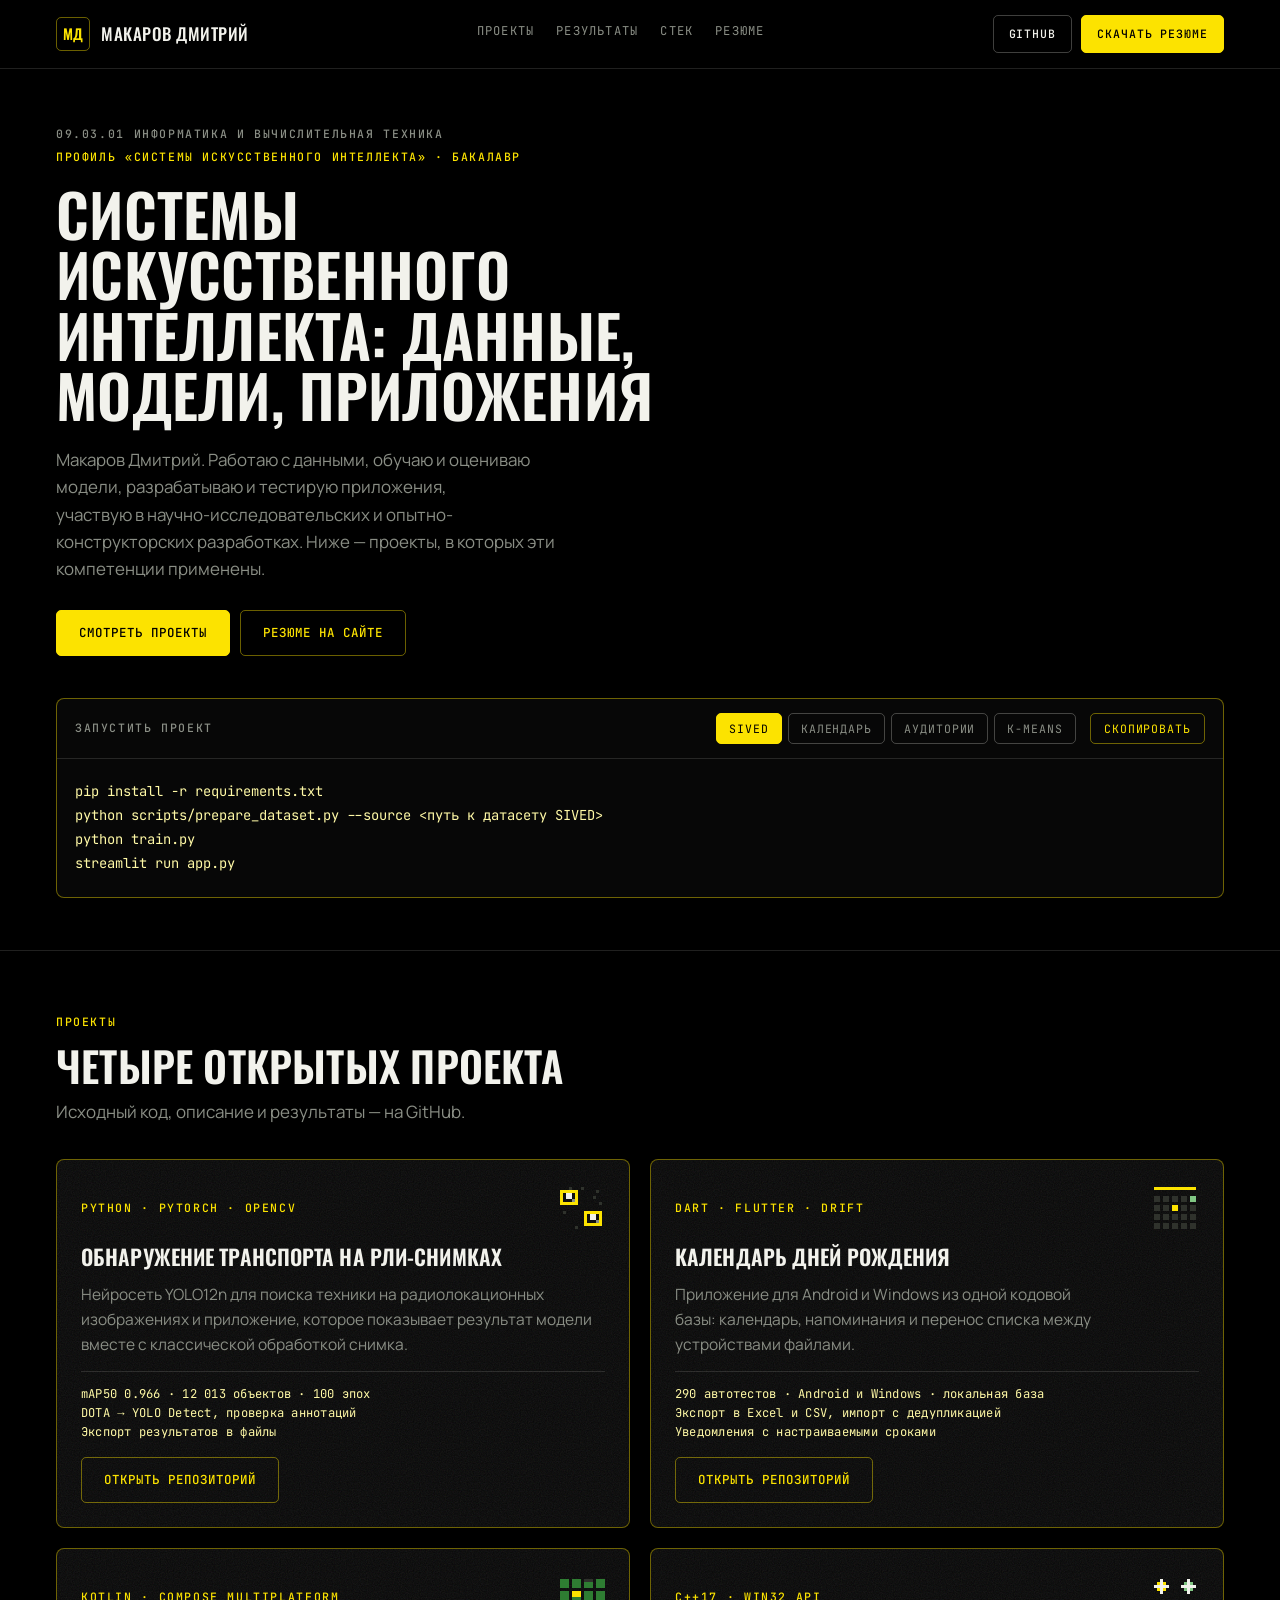
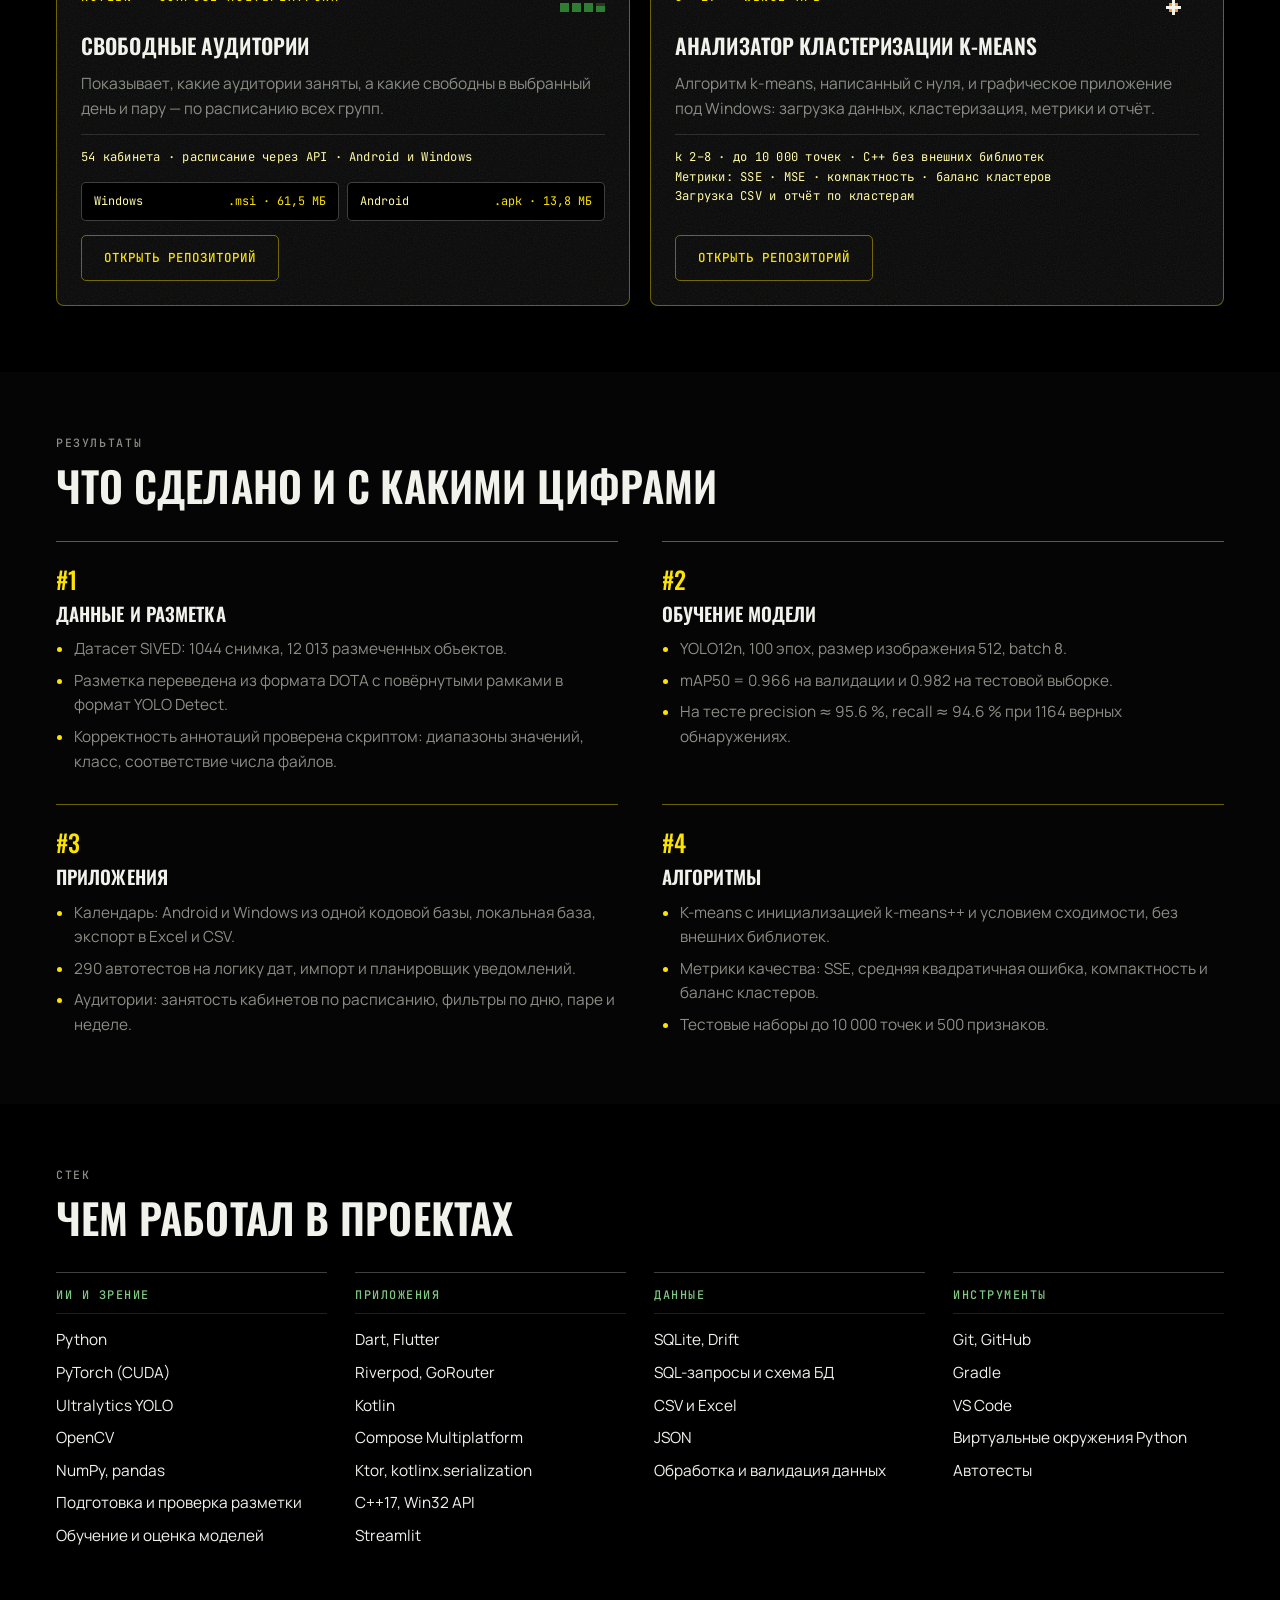
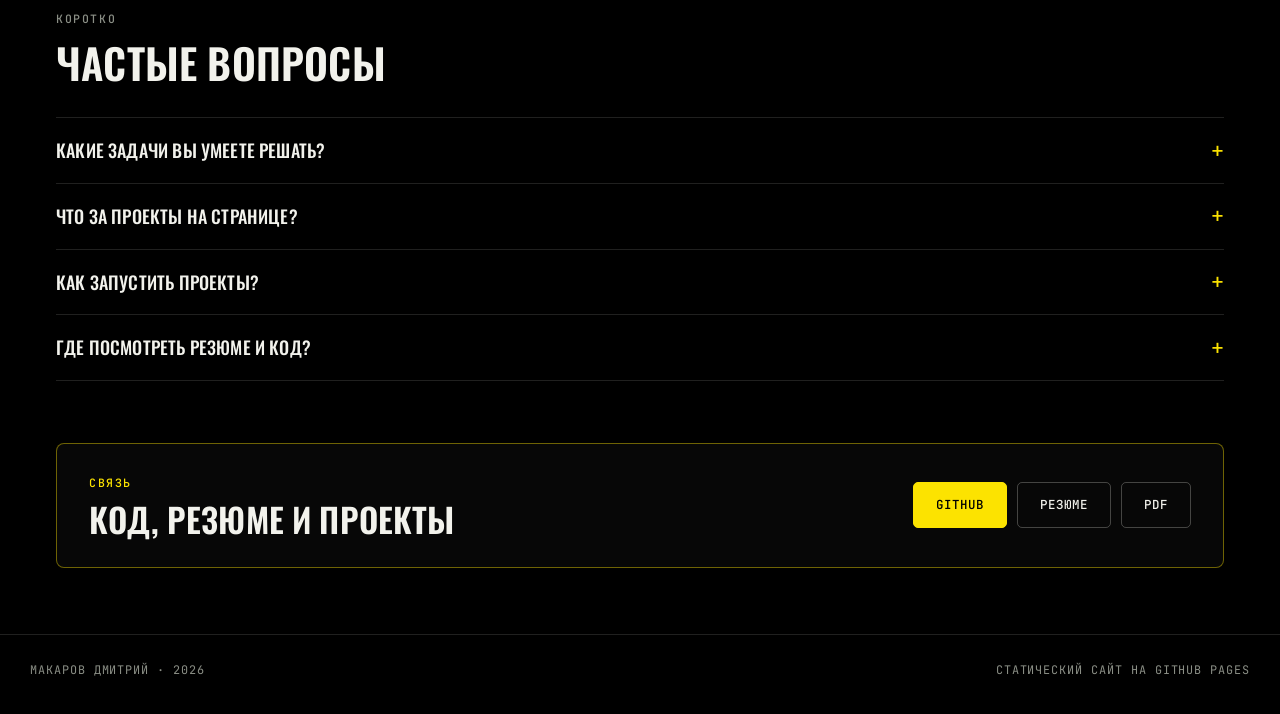
<file: index.html>
<!DOCTYPE html>
<html lang="ru">
<head>
<meta charset="utf-8" />
<meta name="viewport" content="width=device-width, initial-scale=1" />
<title>Макаров Дмитрий — системы искусственного интеллекта</title>
<meta name="description" content="Макаров Дмитрий — системы искусственного интеллекта: работа с данными, обучение и оценка моделей, разработка и тестирование приложений, научно-исследовательские и опытно-конструкторские разработки. Проекты: обнаружение объектов на радиолокационных снимках, кроссплатформенные приложения, алгоритмы." />
<meta name="keywords" content="Макаров Дмитрий, системы искусственного интеллекта, компьютерное зрение, PyTorch, YOLO, Flutter, Kotlin, C++" />
<meta property="og:type" content="website" />
<meta property="og:title" content="Макаров Дмитрий — системы искусственного интеллекта" />
<meta property="og:description" content="Данные, модели, приложения: системы искусственного интеллекта, обучение и оценка моделей, кроссплатформенная разработка, исследования." />
<meta property="og:url" content="https://x1emonadex.github.io/" />
<link rel="icon" type="image/svg+xml" href="assets/favicon.svg" />
<link rel="stylesheet" href="assets/fonts.css" />
<link rel="stylesheet" href="style.css" />
</head>
<body>

<header class="topbar">
  <div class="wrap topbar-inner">
    <a class="brand" href="./">
      <span class="brand-mark">МД</span>
      <span class="brand-name">Макаров&nbsp;Дмитрий</span>
    </a>
    <nav class="nav">
      <a href="#projects">Проекты</a>
      <a href="#results">Результаты</a>
      <a href="#stack">Стек</a>
      <a href="resume.html">Резюме</a>
    </nav>
    <div class="topbar-actions">
      <a class="btn btn-quiet btn-sm" href="https://github.com/x1emonadex" target="_blank" rel="noopener">GitHub</a>
      <a class="btn btn-solid btn-sm" href="resume.pdf">Скачать резюме</a>
    </div>
  </div>
</header>

<main>

  <section class="hero">
    <div class="wrap hero-grid">
      <div class="hero-copy">
        <p class="label">09.03.01 Информатика и вычислительная техника</p>
        <p class="label label-lemon">Профиль «Системы искусственного интеллекта» · бакалавр</p>
        <h1>Системы искусственного интеллекта: данные, модели, приложения</h1>
        <p class="hero-sub">
          Макаров Дмитрий. Работаю с данными, обучаю и оцениваю модели,
          разрабатываю и тестирую приложения, участвую в научно-исследовательских
          и опытно-конструкторских разработках. Ниже — проекты, в которых эти
          компетенции применены.
        </p>
        <div class="actions">
          <a class="btn btn-solid" href="#projects">Смотреть проекты</a>
          <a class="btn" href="resume.html">Резюме на сайте</a>
        </div>
      </div>

      <div class="hero-art" aria-hidden="true">
        <div class="pixel-video" data-pixel-video="assets/hero.mp4?v=8"></div>
      </div>
    </div>

    <div class="wrap">
      <div class="terminal">
        <div class="term-head">
          <p class="label">Запустить проект</p>
          <div class="term-tabs" role="tablist" aria-label="Команды запуска проектов">
            <button type="button" class="is-active" data-target="cmd-sived">SIVED</button>
            <button type="button" data-target="cmd-calendar">Календарь</button>
            <button type="button" data-target="cmd-audience">Аудитории</button>
            <button type="button" data-target="cmd-kmeans">K-means</button>
          </div>
          <button type="button" class="term-copy" id="copy-btn">Скопировать</button>
        </div>
        <pre class="term-body" id="cmd-sived"><code>pip install -r requirements.txt
python scripts/prepare_dataset.py --source &lt;путь к датасету SIVED&gt;
python train.py
streamlit run app.py</code></pre>
        <pre class="term-body" id="cmd-calendar" hidden><code>flutter pub get
flutter test
flutter build apk --release</code></pre>
        <pre class="term-body" id="cmd-audience" hidden><code>gradlew :composeApp:run
gradlew :composeApp:assembleDebug</code></pre>
        <pre class="term-body" id="cmd-kmeans" hidden><code>g++ -std=c++17 -O2 -municode -mwindows K-means_Kod.cpp \
    -o K-means.exe -lcomctl32 -lcomdlg32 -lgdi32</code></pre>
      </div>
    </div>
  </section>

  <section id="projects" class="band-green">
    <div class="wrap">
      <div class="band-head">
        <p class="label label-lemon">Проекты</p>
        <h2>Четыре открытых проекта</h2>
        <p class="band-sub">Исходный код, описание и результаты — на GitHub.</p>
      </div>

      <div class="cards">
        <article class="card">
          <div class="card-top">
            <p class="label label-lemon">Python · PyTorch · OpenCV</p>
            <svg class="emblem" viewBox="0 0 16 16" shape-rendering="crispEdges" aria-hidden="true"><g fill="#2f322c"><rect x="4" y="1" width="1" height="1"/><rect x="8" y="1" width="1" height="1"/><rect x="13" y="2" width="1" height="1"/><rect x="12" y="4" width="1" height="1"/><rect x="14" y="6" width="1" height="1"/><rect x="2" y="9" width="1" height="1"/><rect x="6" y="14" width="1" height="1"/></g><g fill="#fce300"><rect x="1" y="2" width="6" height="1"/><rect x="1" y="3" width="1" height="1"/><rect x="6" y="3" width="1" height="1"/><rect x="1" y="4" width="1" height="1"/><rect x="6" y="4" width="1" height="1"/><rect x="1" y="5" width="1" height="1"/><rect x="6" y="5" width="1" height="1"/><rect x="1" y="6" width="6" height="1"/><rect x="9" y="9" width="6" height="1"/><rect x="9" y="10" width="1" height="1"/><rect x="14" y="10" width="1" height="1"/><rect x="9" y="11" width="1" height="1"/><rect x="14" y="11" width="1" height="1"/><rect x="9" y="12" width="1" height="1"/><rect x="14" y="12" width="1" height="1"/><rect x="9" y="13" width="6" height="1"/></g><g fill="#f2f2ec"><rect x="3" y="3" width="2" height="1"/><rect x="3" y="4" width="2" height="1"/><rect x="11" y="10" width="2" height="1"/><rect x="11" y="11" width="2" height="1"/></g><g fill="#8a8e85"><rect x="5" y="5" width="1" height="1"/><rect x="13" y="12" width="1" height="1"/></g></svg>
          </div>
          <h3>Обнаружение транспорта на РЛИ-снимках</h3>
          <p class="card-text">
            Нейросеть YOLO12n для поиска техники на радиолокационных изображениях
            и приложение, которое показывает результат модели вместе с классической
            обработкой снимка.
          </p>
          <p class="card-facts">mAP50 0.966 · 12 013 объектов · 100 эпох<br />DOTA → YOLO Detect, проверка аннотаций<br />Экспорт результатов в файлы</p>
          <a class="btn" href="https://github.com/x1emonadex/sived-sar-vehicle-detection" target="_blank" rel="noopener">Открыть репозиторий</a>
        </article>

        <article class="card">
          <div class="card-top">
            <p class="label label-lemon">Dart · Flutter · Drift</p>
            <svg class="emblem" viewBox="0 0 16 16" shape-rendering="crispEdges" aria-hidden="true"><g fill="#fce300"><rect x="1" y="1" width="14" height="1"/><rect x="7" y="7" width="2" height="1"/><rect x="7" y="8" width="2" height="1"/></g><g fill="#2f322c"><rect x="1" y="4" width="2" height="1"/><rect x="4" y="4" width="2" height="1"/><rect x="7" y="4" width="2" height="1"/><rect x="10" y="4" width="2" height="1"/><rect x="1" y="5" width="2" height="1"/><rect x="4" y="5" width="2" height="1"/><rect x="7" y="5" width="2" height="1"/><rect x="10" y="5" width="2" height="1"/><rect x="1" y="7" width="2" height="1"/><rect x="4" y="7" width="2" height="1"/><rect x="10" y="7" width="2" height="1"/><rect x="13" y="7" width="2" height="1"/><rect x="1" y="8" width="2" height="1"/><rect x="4" y="8" width="2" height="1"/><rect x="10" y="8" width="2" height="1"/><rect x="13" y="8" width="2" height="1"/><rect x="1" y="10" width="2" height="1"/><rect x="4" y="10" width="2" height="1"/><rect x="7" y="10" width="2" height="1"/><rect x="10" y="10" width="2" height="1"/><rect x="13" y="10" width="2" height="1"/><rect x="1" y="11" width="2" height="1"/><rect x="4" y="11" width="2" height="1"/><rect x="7" y="11" width="2" height="1"/><rect x="10" y="11" width="2" height="1"/><rect x="13" y="11" width="2" height="1"/><rect x="1" y="13" width="2" height="1"/><rect x="4" y="13" width="2" height="1"/><rect x="7" y="13" width="2" height="1"/><rect x="10" y="13" width="2" height="1"/><rect x="13" y="13" width="2" height="1"/><rect x="1" y="14" width="2" height="1"/><rect x="4" y="14" width="2" height="1"/><rect x="7" y="14" width="2" height="1"/><rect x="10" y="14" width="2" height="1"/><rect x="13" y="14" width="2" height="1"/></g><g fill="#81c784"><rect x="13" y="4" width="2" height="1"/><rect x="13" y="5" width="2" height="1"/></g></svg>
          </div>
          <h3>Календарь дней рождения</h3>
          <p class="card-text">
            Приложение для Android и Windows из одной кодовой базы: календарь,
            напоминания и перенос списка между устройствами файлами.
          </p>
          <p class="card-facts">290 автотестов · Android и Windows · локальная база<br />Экспорт в Excel и CSV, импорт с дедупликацией<br />Уведомления с настраиваемыми сроками</p>
          <a class="btn" href="https://github.com/x1emonadex/BirthdayCalendar" target="_blank" rel="noopener">Открыть репозиторий</a>
        </article>

        <article class="card">
          <div class="card-top">
            <p class="label label-lemon">Kotlin · Compose Multiplatform</p>
            <svg class="emblem" viewBox="0 0 16 16" shape-rendering="crispEdges" aria-hidden="true"><g fill="#2e7d32"><rect x="1" y="2" width="3" height="1"/><rect x="5" y="2" width="3" height="1"/><rect x="13" y="2" width="3" height="1"/><rect x="1" y="3" width="3" height="1"/><rect x="5" y="3" width="3" height="1"/><rect x="9" y="3" width="3" height="1"/><rect x="13" y="3" width="3" height="1"/><rect x="1" y="4" width="3" height="1"/><rect x="5" y="4" width="3" height="1"/><rect x="9" y="4" width="3" height="1"/><rect x="13" y="4" width="3" height="1"/><rect x="1" y="6" width="3" height="1"/><rect x="9" y="6" width="3" height="1"/><rect x="13" y="6" width="3" height="1"/><rect x="1" y="7" width="3" height="1"/><rect x="9" y="7" width="3" height="1"/><rect x="13" y="7" width="3" height="1"/><rect x="1" y="8" width="3" height="1"/><rect x="5" y="8" width="3" height="1"/><rect x="9" y="8" width="3" height="1"/><rect x="13" y="8" width="3" height="1"/><rect x="1" y="10" width="3" height="1"/><rect x="5" y="10" width="3" height="1"/><rect x="9" y="10" width="3" height="1"/><rect x="1" y="11" width="3" height="1"/><rect x="5" y="11" width="3" height="1"/><rect x="9" y="11" width="3" height="1"/><rect x="13" y="11" width="3" height="1"/><rect x="1" y="12" width="3" height="1"/><rect x="5" y="12" width="3" height="1"/><rect x="9" y="12" width="3" height="1"/><rect x="13" y="12" width="3" height="1"/></g><g fill="#2f322c"><rect x="9" y="2" width="3" height="1"/><rect x="13" y="10" width="3" height="1"/></g><g fill="#fce300"><rect x="5" y="6" width="3" height="1"/><rect x="5" y="7" width="3" height="1"/></g></svg>
          </div>
          <h3>Свободные аудитории</h3>
          <p class="card-text">
            Показывает, какие аудитории заняты, а какие свободны в выбранный день
            и пару — по расписанию всех групп.
          </p>
          <p class="card-facts">54 кабинета · расписание через API · Android и Windows</p>
          <div class="card-downloads">
            <a class="dl-row" href="https://github.com/x1emonadex/NGIEUAudience/releases/download/v2.0.0/NGIEUAudience-1.0.0.msi" target="_blank" rel="noopener">
              <span class="dl-name">Windows</span>
              <span class="dl-meta">.msi · 61,5 МБ</span>
            </a>
            <a class="dl-row" href="https://github.com/x1emonadex/NGIEUAudience/releases/download/v2.0.0-android/composeApp-debug.apk" target="_blank" rel="noopener">
              <span class="dl-name">Android</span>
              <span class="dl-meta">.apk · 13,8 МБ</span>
            </a>
          </div>
          <a class="btn" href="https://github.com/x1emonadex/NGIEUAudience" target="_blank" rel="noopener">Открыть репозиторий</a>
        </article>

        <article class="card">
          <div class="card-top">
            <p class="label label-lemon">C++17 · Win32 API</p>
            <svg class="emblem" viewBox="0 0 16 16" shape-rendering="crispEdges" aria-hidden="true"><g fill="#f2f2ec"><rect x="3" y="2" width="1" height="1"/><rect x="12" y="2" width="1" height="1"/><rect x="3" y="3" width="1" height="1"/><rect x="12" y="3" width="1" height="1"/><rect x="1" y="4" width="5" height="1"/><rect x="10" y="4" width="5" height="1"/><rect x="3" y="5" width="1" height="1"/><rect x="12" y="5" width="1" height="1"/><rect x="3" y="6" width="1" height="1"/><rect x="12" y="6" width="1" height="1"/><rect x="7" y="9" width="1" height="1"/><rect x="7" y="10" width="1" height="1"/><rect x="5" y="11" width="5" height="1"/><rect x="7" y="12" width="1" height="1"/><rect x="7" y="13" width="1" height="1"/></g><g fill="#fce300"><rect x="2" y="3" width="1" height="1"/><rect x="4" y="3" width="1" height="1"/><rect x="2" y="5" width="1" height="1"/><rect x="4" y="5" width="1" height="1"/></g><g fill="#81c784"><rect x="11" y="3" width="1" height="1"/><rect x="13" y="3" width="1" height="1"/><rect x="11" y="5" width="1" height="1"/><rect x="13" y="5" width="1" height="1"/></g><g fill="#ff962d"><rect x="6" y="10" width="1" height="1"/><rect x="8" y="10" width="1" height="1"/><rect x="6" y="12" width="1" height="1"/><rect x="8" y="12" width="1" height="1"/></g></svg>
          </div>
          <h3>Анализатор кластеризации K-means</h3>
          <p class="card-text">
            Алгоритм k-means, написанный с нуля, и графическое приложение
            под Windows: загрузка данных, кластеризация, метрики и отчёт.
          </p>
          <p class="card-facts">k 2–8 · до 10 000 точек · C++ без внешних библиотек<br />Метрики: SSE · MSE · компактность · баланс кластеров<br />Загрузка CSV и отчёт по кластерам</p>
          <a class="btn" href="https://github.com/x1emonadex/K-means" target="_blank" rel="noopener">Открыть репозиторий</a>
        </article>
      </div>
    </div>
  </section>

  <section id="results" class="band-cream">
    <div class="wrap">
      <div class="band-head">
        <p class="label">Результаты</p>
        <h2>Что сделано и с какими цифрами</h2>
      </div>

      <div class="facts">
        <article class="fact">
          <p class="fact-num">#1</p>
          <h3>Данные и разметка</h3>
          <ul>
            <li>Датасет SIVED: 1044 снимка, 12 013 размеченных объектов.</li>
            <li>Разметка переведена из формата DOTA с повёрнутыми рамками в формат YOLO Detect.</li>
            <li>Корректность аннотаций проверена скриптом: диапазоны значений, класс, соответствие числа файлов.</li>
          </ul>
        </article>

        <article class="fact">
          <p class="fact-num">#2</p>
          <h3>Обучение модели</h3>
          <ul>
            <li>YOLO12n, 100 эпох, размер изображения 512, batch 8.</li>
            <li>mAP50 = 0.966 на валидации и 0.982 на тестовой выборке.</li>
            <li>На тесте precision ≈ 95.6 %, recall ≈ 94.6 % при 1164 верных обнаружениях.</li>
          </ul>
        </article>

        <article class="fact">
          <p class="fact-num">#3</p>
          <h3>Приложения</h3>
          <ul>
            <li>Календарь: Android и Windows из одной кодовой базы, локальная база, экспорт в Excel и CSV.</li>
            <li>290 автотестов на логику дат, импорт и планировщик уведомлений.</li>
            <li>Аудитории: занятость кабинетов по расписанию, фильтры по дню, паре и неделе.</li>
          </ul>
        </article>

        <article class="fact">
          <p class="fact-num">#4</p>
          <h3>Алгоритмы</h3>
          <ul>
            <li>K-means с инициализацией k-means++ и условием сходимости, без внешних библиотек.</li>
            <li>Метрики качества: SSE, средняя квадратичная ошибка, компактность и баланс кластеров.</li>
            <li>Тестовые наборы до 10 000 точек и 500 признаков.</li>
          </ul>
        </article>
      </div>
    </div>
  </section>

  <section id="stack" class="band-paper">
    <div class="wrap">
      <div class="band-head">
        <p class="label">Стек</p>
        <h2>Чем работал в проектах</h2>
      </div>

      <div class="stack">
        <div class="stack-col">
          <h3>ИИ и зрение</h3>
          <ul>
            <li>Python</li>
            <li>PyTorch (CUDA)</li>
            <li>Ultralytics YOLO</li>
            <li>OpenCV</li>
            <li>NumPy, pandas</li>
            <li>Подготовка и проверка разметки</li>
            <li>Обучение и оценка моделей</li>
          </ul>
        </div>
        <div class="stack-col">
          <h3>Приложения</h3>
          <ul>
            <li>Dart, Flutter</li>
            <li>Riverpod, GoRouter</li>
            <li>Kotlin</li>
            <li>Compose Multiplatform</li>
            <li>Ktor, kotlinx.serialization</li>
            <li>C++17, Win32 API</li>
            <li>Streamlit</li>
          </ul>
        </div>
        <div class="stack-col">
          <h3>Данные</h3>
          <ul>
            <li>SQLite, Drift</li>
            <li>SQL-запросы и схема БД</li>
            <li>CSV и Excel</li>
            <li>JSON</li>
            <li>Обработка и валидация данных</li>
          </ul>
        </div>
        <div class="stack-col">
          <h3>Инструменты</h3>
          <ul>
            <li>Git, GitHub</li>
            <li>Gradle</li>
            <li>VS Code</li>
            <li>Виртуальные окружения Python</li>
            <li>Автотесты</li>
          </ul>
        </div>
      </div>

      <div class="faq">
        <div class="band-head">
          <p class="label">Коротко</p>
          <h2>Частые вопросы</h2>
        </div>

        <details>
          <summary>Какие задачи вы умеете решать?</summary>
          <p>
            Компетенции по направлению 09.03.01 «Информатика и вычислительная
            техника», профиль «Системы искусственного интеллекта»: постановка
            задач ИИ и выбор методов, сбор и разметка данных, машинное и глубокое
            обучение, нейросетевые модели, разработка и тестирование программных
            компонентов, субтехнологии ИИ — компьютерное зрение, обработка
            естественного языка, рекомендательные системы, распознавание и синтез
            речи. Полный список — в <a href="resume.html">резюме</a>.
          </p>
        </details>

        <details>
          <summary>Что за проекты на странице?</summary>
          <p>
            Учебные и практические работы: обнаружение транспорта на
            радиолокационных снимках, календарь дней рождения, свободные
            аудитории и анализатор кластеризации K-means. Исходный код каждого —
            в открытом репозитории на GitHub.
          </p>
        </details>

        <details>
          <summary>Как запустить проекты?</summary>
          <p>
            Команды для каждого проекта — в блоке «Запустить проект» в начале страницы,
            подробные инструкции — в README соответствующего репозитория.
          </p>
        </details>

        <details>
          <summary>Где посмотреть резюме и код?</summary>
          <p>
            Резюме: <a href="resume.html">на сайте</a> или <a href="resume.pdf">в PDF</a>.
            Исходный код всех проектов: <a href="https://github.com/x1emonadex" target="_blank" rel="noopener">github.com/x1emonadex</a>.
          </p>
        </details>
      </div>

      <div class="contact">
        <div>
          <p class="label">Связь</p>
          <h2>Код, резюме и проекты</h2>
        </div>
        <div class="actions">
          <a class="btn btn-solid" href="https://github.com/x1emonadex" target="_blank" rel="noopener">GitHub</a>
          <a class="btn btn-quiet" href="resume.html">Резюме</a>
          <a class="btn btn-quiet" href="resume.pdf">PDF</a>
        </div>
      </div>
    </div>
  </section>

</main>

<footer class="band-dark">
  <div class="wrap footer-inner">
    <span>Макаров Дмитрий · 2026</span>
    <span>Статический сайт на GitHub Pages</span>
  </div>
</footer>

<script>
(function () {
  var tabs = document.querySelectorAll('.term-tabs button');
  var panes = document.querySelectorAll('.term-body');
  var copyBtn = document.getElementById('copy-btn');
  var current = document.querySelector('.term-body:not([hidden]) code');

  tabs.forEach(function (tab) {
    tab.addEventListener('click', function () {
      tabs.forEach(function (t) { t.classList.remove('is-active'); });
      tab.classList.add('is-active');
      panes.forEach(function (pane) {
        pane.hidden = pane.id !== tab.dataset.target;
      });
      var pane = document.getElementById(tab.dataset.target);
      current = pane ? pane.querySelector('code') : null;
    });
  });

  if (copyBtn && current) {
    copyBtn.addEventListener('click', function () {
      var text = current ? current.textContent : '';
      navigator.clipboard.writeText(text).then(function () {
        copyBtn.textContent = 'Скопировано';
        setTimeout(function () { copyBtn.textContent = 'Скопировать'; }, 1800);
      }).catch(function () {
        copyBtn.textContent = 'Не удалось';
        setTimeout(function () { copyBtn.textContent = 'Скопировать'; }, 1800);
      });
    });
  }


})();
</script>

<script src="assets/pixel-video.js?v=9"></script>

</body>
</html>
</file>
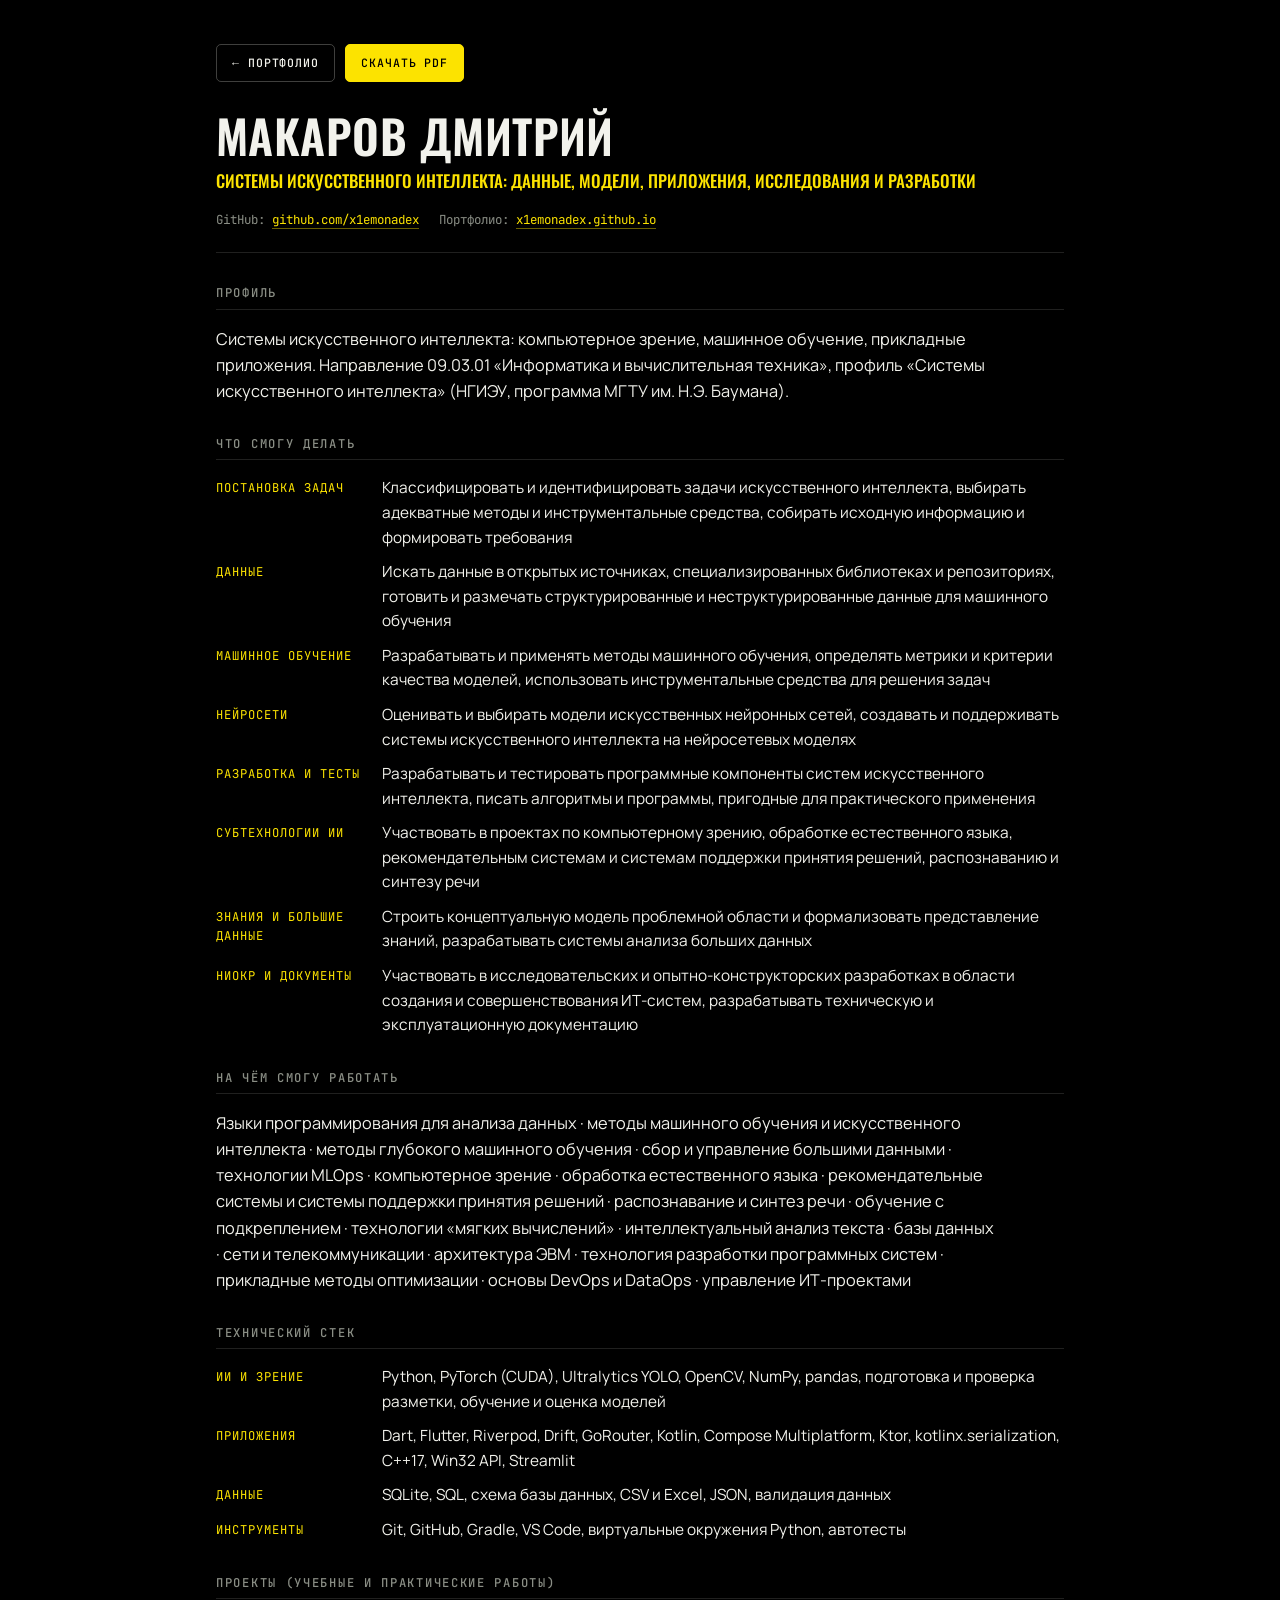
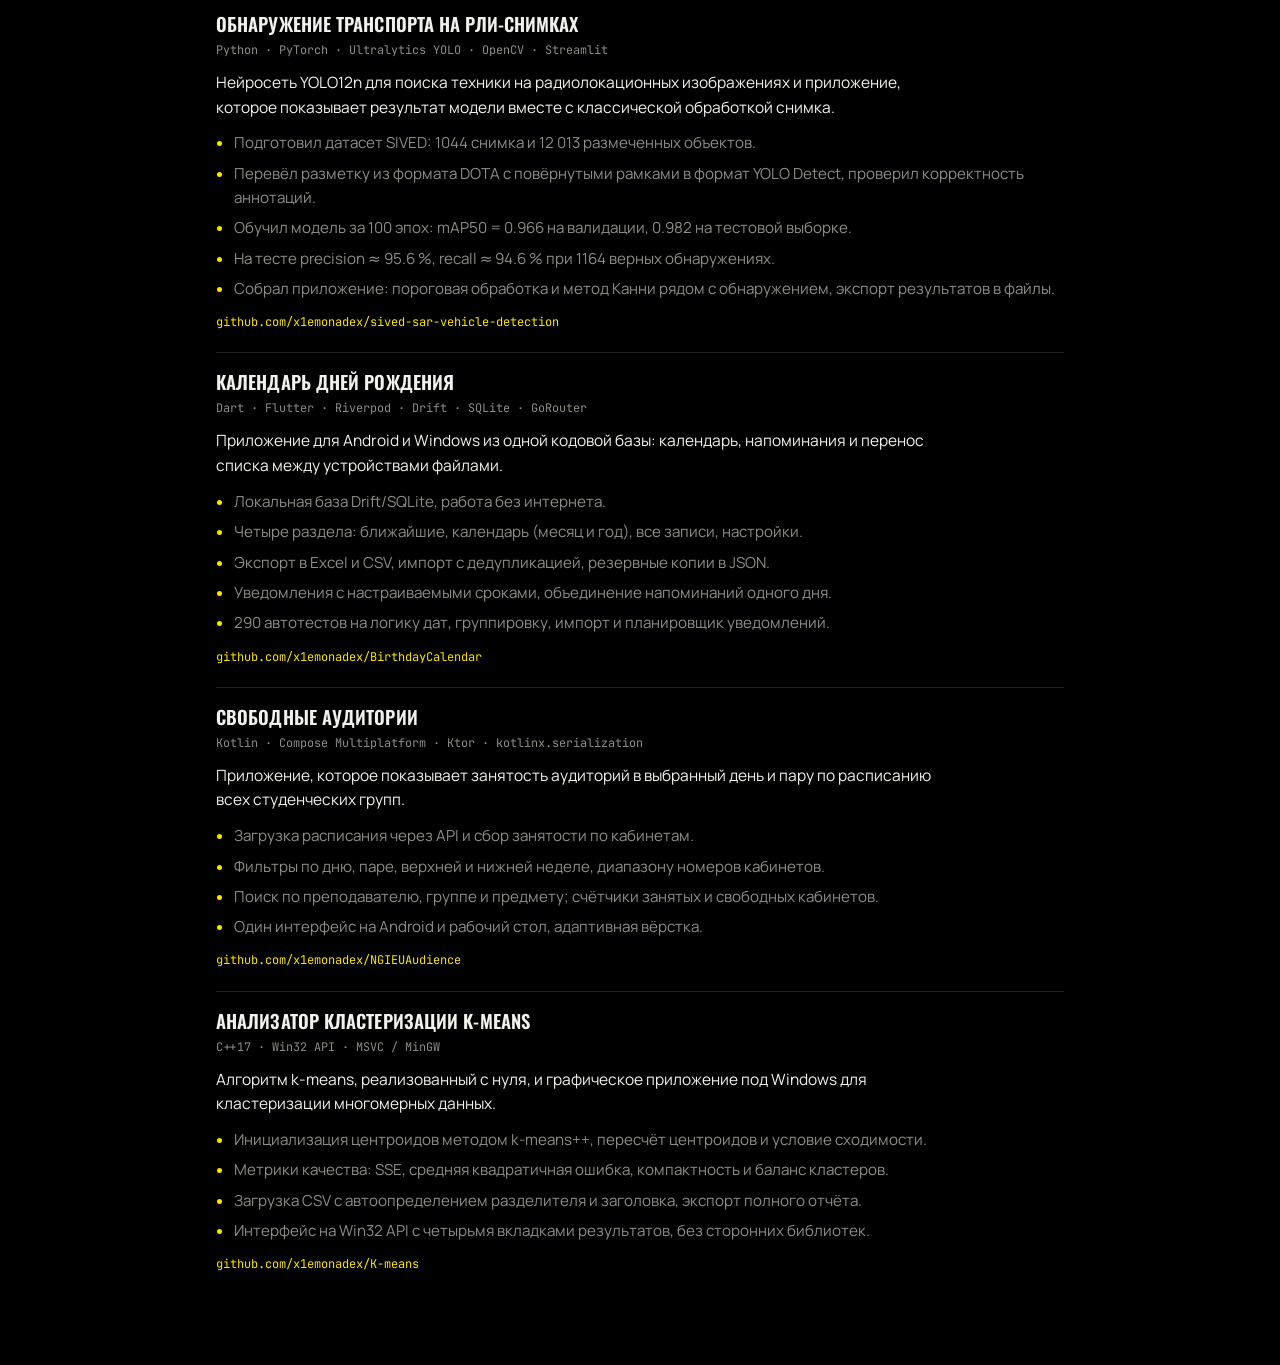
<file: resume.html>
<!DOCTYPE html>
<html lang="ru">
<head>
<meta charset="utf-8" />
<meta name="viewport" content="width=device-width, initial-scale=1" />
<title>Резюме — Макаров Дмитрий</title>
<meta name="description" content="Резюме Макарова Дмитрия — системы искусственного интеллекта: компьютерное зрение, машинное обучение, прикладные приложения. Компетенции по направлению 09.03.01, проекты и технический стек." />
<link rel="icon" type="image/svg+xml" href="assets/favicon.svg" />
<link rel="stylesheet" href="assets/fonts.css" />
<link rel="stylesheet" href="style.css" />
</head>
<body class="resume-page">

<div class="resume">

  <div class="resume-bar no-print">
    <a class="btn btn-quiet btn-sm" href="index.html">← Портфолио</a>
    <a class="btn btn-solid btn-sm" href="resume.pdf">Скачать PDF</a>
  </div>

  <header class="resume-head">
    <h1>Макаров Дмитрий</h1>
    <p class="role">Системы искусственного интеллекта: данные, модели, приложения, исследования и разработки</p>
    <p class="links">
      <span>GitHub: <a href="https://github.com/x1emonadex" target="_blank" rel="noopener">github.com/x1emonadex</a></span>
      <span>Портфолио: <a href="https://x1emonadex.github.io" target="_blank" rel="noopener">x1emonadex.github.io</a></span>
    </p>
  </header>

  <h2>Профиль</h2>
  <p class="profile">
    Системы искусственного интеллекта: компьютерное зрение, машинное обучение,
    прикладные приложения. Направление 09.03.01 «Информатика и вычислительная
    техника», профиль «Системы искусственного интеллекта» (НГИЭУ, программа
    МГТУ им. Н.Э. Баумана).
  </p>

  <h2>Что смогу делать</h2>
  <div class="stack-table">
    <div class="line">
      <span class="key">Постановка задач</span>
      <span>Классифицировать и идентифицировать задачи искусственного интеллекта, выбирать адекватные методы и инструментальные средства, собирать исходную информацию и формировать требования</span>
    </div>
    <div class="line">
      <span class="key">Данные</span>
      <span>Искать данные в открытых источниках, специализированных библиотеках и репозиториях, готовить и размечать структурированные и неструктурированные данные для машинного обучения</span>
    </div>
    <div class="line">
      <span class="key">Машинное обучение</span>
      <span>Разрабатывать и применять методы машинного обучения, определять метрики и критерии качества моделей, использовать инструментальные средства для решения задач</span>
    </div>
    <div class="line">
      <span class="key">Нейросети</span>
      <span>Оценивать и выбирать модели искусственных нейронных сетей, создавать и поддерживать системы искусственного интеллекта на нейросетевых моделях</span>
    </div>
    <div class="line">
      <span class="key">Разработка и тесты</span>
      <span>Разрабатывать и тестировать программные компоненты систем искусственного интеллекта, писать алгоритмы и программы, пригодные для практического применения</span>
    </div>
    <div class="line">
      <span class="key">Субтехнологии ИИ</span>
      <span>Участвовать в проектах по компьютерному зрению, обработке естественного языка, рекомендательным системам и системам поддержки принятия решений, распознаванию и синтезу речи</span>
    </div>
    <div class="line">
      <span class="key">Знания и большие данные</span>
      <span>Строить концептуальную модель проблемной области и формализовать представление знаний, разрабатывать системы анализа больших данных</span>
    </div>
    <div class="line">
      <span class="key">НИОКР и документы</span>
      <span>Участвовать в исследовательских и опытно-конструкторских разработках в области создания и совершенствования ИТ-систем, разрабатывать техническую и эксплуатационную документацию</span>
    </div>
  </div>

  <h2>На чём смогу работать</h2>
  <p class="profile">
    Языки программирования для анализа данных · методы машинного обучения и
    искусственного интеллекта · методы глубокого машинного обучения · сбор и
    управление большими данными · технологии MLOps · компьютерное зрение ·
    обработка естественного языка · рекомендательные системы и системы
    поддержки принятия решений · распознавание и синтез речи · обучение с
    подкреплением · технологии «мягких вычислений» · интеллектуальный анализ
    текста · базы данных · сети и телекоммуникации · архитектура ЭВМ ·
    технология разработки программных систем · прикладные методы оптимизации ·
    основы DevOps и DataOps · управление ИТ-проектами
  </p>

  <h2>Технический стек</h2>
  <div class="stack-table">
    <div class="line">
      <span class="key">ИИ и зрение</span>
      <span>Python, PyTorch (CUDA), Ultralytics YOLO, OpenCV, NumPy, pandas, подготовка и проверка разметки, обучение и оценка моделей</span>
    </div>
    <div class="line">
      <span class="key">Приложения</span>
      <span>Dart, Flutter, Riverpod, Drift, GoRouter, Kotlin, Compose Multiplatform, Ktor, kotlinx.serialization, C++17, Win32 API, Streamlit</span>
    </div>
    <div class="line">
      <span class="key">Данные</span>
      <span>SQLite, SQL, схема базы данных, CSV и Excel, JSON, валидация данных</span>
    </div>
    <div class="line">
      <span class="key">Инструменты</span>
      <span>Git, GitHub, Gradle, VS Code, виртуальные окружения Python, автотесты</span>
    </div>
  </div>

  <h2>Проекты (учебные и практические работы)</h2>

  <article class="job">
    <h3>Обнаружение транспорта на РЛИ-снимках</h3>
    <p class="tech">Python · PyTorch · Ultralytics YOLO · OpenCV · Streamlit</p>
    <p class="about">
      Нейросеть YOLO12n для поиска техники на радиолокационных изображениях
      и приложение, которое показывает результат модели вместе с классической
      обработкой снимка.
    </p>
    <ul>
      <li>Подготовил датасет SIVED: 1044 снимка и 12 013 размеченных объектов.</li>
      <li>Перевёл разметку из формата DOTA с повёрнутыми рамками в формат YOLO Detect, проверил корректность аннотаций.</li>
      <li>Обучил модель за 100 эпох: mAP50 = 0.966 на валидации, 0.982 на тестовой выборке.</li>
      <li>На тесте precision ≈ 95.6 %, recall ≈ 94.6 % при 1164 верных обнаружениях.</li>
      <li>Собрал приложение: пороговая обработка и метод Канни рядом с обнаружением, экспорт результатов в файлы.</li>
    </ul>
    <p class="repo">github.com/x1emonadex/sived-sar-vehicle-detection</p>
  </article>

  <article class="job">
    <h3>Календарь дней рождения</h3>
    <p class="tech">Dart · Flutter · Riverpod · Drift · SQLite · GoRouter</p>
    <p class="about">
      Приложение для Android и Windows из одной кодовой базы: календарь,
      напоминания и перенос списка между устройствами файлами.
    </p>
    <ul>
      <li>Локальная база Drift/SQLite, работа без интернета.</li>
      <li>Четыре раздела: ближайшие, календарь (месяц и год), все записи, настройки.</li>
      <li>Экспорт в Excel и CSV, импорт с дедупликацией, резервные копии в JSON.</li>
      <li>Уведомления с настраиваемыми сроками, объединение напоминаний одного дня.</li>
      <li>290 автотестов на логику дат, группировку, импорт и планировщик уведомлений.</li>
    </ul>
    <p class="repo">github.com/x1emonadex/BirthdayCalendar</p>
  </article>

  <article class="job">
    <h3>Свободные аудитории</h3>
    <p class="tech">Kotlin · Compose Multiplatform · Ktor · kotlinx.serialization</p>
    <p class="about">
      Приложение, которое показывает занятость аудиторий в выбранный день
      и пару по расписанию всех студенческих групп.
    </p>
    <ul>
      <li>Загрузка расписания через API и сбор занятости по кабинетам.</li>
      <li>Фильтры по дню, паре, верхней и нижней неделе, диапазону номеров кабинетов.</li>
      <li>Поиск по преподавателю, группе и предмету; счётчики занятых и свободных кабинетов.</li>
      <li>Один интерфейс на Android и рабочий стол, адаптивная вёрстка.</li>
    </ul>
    <p class="repo">github.com/x1emonadex/NGIEUAudience</p>
  </article>

  <article class="job">
    <h3>Анализатор кластеризации K-means</h3>
    <p class="tech">C++17 · Win32 API · MSVC / MinGW</p>
    <p class="about">
      Алгоритм k-means, реализованный с нуля, и графическое приложение
      под Windows для кластеризации многомерных данных.
    </p>
    <ul>
      <li>Инициализация центроидов методом k-means++, пересчёт центроидов и условие сходимости.</li>
      <li>Метрики качества: SSE, средняя квадратичная ошибка, компактность и баланс кластеров.</li>
      <li>Загрузка CSV с автоопределением разделителя и заголовка, экспорт полного отчёта.</li>
      <li>Интерфейс на Win32 API с четырьмя вкладками результатов, без сторонних библиотек.</li>
    </ul>
    <p class="repo">github.com/x1emonadex/K-means</p>
  </article>

</div>

</body>
</html>
</file>
<file: assets/fonts.css>
/* Шрифты Oswald, Manrope и JetBrains Mono (SIL Open Font License 1.1).
   Файлы лежат рядом, в папке fonts/, чтобы сайт не зависел от внешних CDN. */

@font-face {
  font-family: 'Oswald';
  font-style: normal;
  font-weight: 500;
  font-display: swap;
  src: url(fonts/oswald-500-cyrillic.woff2) format('woff2');
  unicode-range: U+0301, U+0400-045F, U+0490-0491, U+04B0-04B1, U+2116;
}

@font-face {
  font-family: 'Oswald';
  font-style: normal;
  font-weight: 500;
  font-display: swap;
  src: url(fonts/oswald-500-latin.woff2) format('woff2');
  unicode-range: U+0000-00FF, U+0131, U+0152-0153, U+02BB-02BC, U+02C6, U+02DA, U+02DC, U+0304, U+0308, U+0329, U+2000-206F, U+20AC, U+2122, U+2191, U+2193, U+2212, U+2215, U+FEFF, U+FFFD;
}

@font-face {
  font-family: 'Oswald';
  font-style: normal;
  font-weight: 600;
  font-display: swap;
  src: url(fonts/oswald-600-cyrillic.woff2) format('woff2');
  unicode-range: U+0301, U+0400-045F, U+0490-0491, U+04B0-04B1, U+2116;
}

@font-face {
  font-family: 'Oswald';
  font-style: normal;
  font-weight: 600;
  font-display: swap;
  src: url(fonts/oswald-600-latin.woff2) format('woff2');
  unicode-range: U+0000-00FF, U+0131, U+0152-0153, U+02BB-02BC, U+02C6, U+02DA, U+02DC, U+0304, U+0308, U+0329, U+2000-206F, U+20AC, U+2122, U+2191, U+2193, U+2212, U+2215, U+FEFF, U+FFFD;
}

@font-face {
  font-family: 'Manrope';
  font-style: normal;
  font-weight: 400;
  font-display: swap;
  src: url(fonts/manrope-400-cyrillic.woff2) format('woff2');
  unicode-range: U+0301, U+0400-045F, U+0490-0491, U+04B0-04B1, U+2116;
}

@font-face {
  font-family: 'Manrope';
  font-style: normal;
  font-weight: 400;
  font-display: swap;
  src: url(fonts/manrope-400-latin.woff2) format('woff2');
  unicode-range: U+0000-00FF, U+0131, U+0152-0153, U+02BB-02BC, U+02C6, U+02DA, U+02DC, U+0304, U+0308, U+0329, U+2000-206F, U+20AC, U+2122, U+2191, U+2193, U+2212, U+2215, U+FEFF, U+FFFD;
}

@font-face {
  font-family: 'Manrope';
  font-style: normal;
  font-weight: 600;
  font-display: swap;
  src: url(fonts/manrope-600-cyrillic.woff2) format('woff2');
  unicode-range: U+0301, U+0400-045F, U+0490-0491, U+04B0-04B1, U+2116;
}

@font-face {
  font-family: 'Manrope';
  font-style: normal;
  font-weight: 600;
  font-display: swap;
  src: url(fonts/manrope-600-latin.woff2) format('woff2');
  unicode-range: U+0000-00FF, U+0131, U+0152-0153, U+02BB-02BC, U+02C6, U+02DA, U+02DC, U+0304, U+0308, U+0329, U+2000-206F, U+20AC, U+2122, U+2191, U+2193, U+2212, U+2215, U+FEFF, U+FFFD;
}

@font-face {
  font-family: 'Manrope';
  font-style: normal;
  font-weight: 700;
  font-display: swap;
  src: url(fonts/manrope-700-cyrillic.woff2) format('woff2');
  unicode-range: U+0301, U+0400-045F, U+0490-0491, U+04B0-04B1, U+2116;
}

@font-face {
  font-family: 'Manrope';
  font-style: normal;
  font-weight: 700;
  font-display: swap;
  src: url(fonts/manrope-700-latin.woff2) format('woff2');
  unicode-range: U+0000-00FF, U+0131, U+0152-0153, U+02BB-02BC, U+02C6, U+02DA, U+02DC, U+0304, U+0308, U+0329, U+2000-206F, U+20AC, U+2122, U+2191, U+2193, U+2212, U+2215, U+FEFF, U+FFFD;
}

@font-face {
  font-family: 'JetBrains Mono';
  font-style: normal;
  font-weight: 400;
  font-display: swap;
  src: url(fonts/jetbrainsmono-400-cyrillic.woff2) format('woff2');
  unicode-range: U+0301, U+0400-045F, U+0490-0491, U+04B0-04B1, U+2116;
}

@font-face {
  font-family: 'JetBrains Mono';
  font-style: normal;
  font-weight: 400;
  font-display: swap;
  src: url(fonts/jetbrainsmono-400-latin.woff2) format('woff2');
  unicode-range: U+0000-00FF, U+0131, U+0152-0153, U+02BB-02BC, U+02C6, U+02DA, U+02DC, U+0304, U+0308, U+0329, U+2000-206F, U+20AC, U+2122, U+2191, U+2193, U+2212, U+2215, U+FEFF, U+FFFD;
}

@font-face {
  font-family: 'JetBrains Mono';
  font-style: normal;
  font-weight: 500;
  font-display: swap;
  src: url(fonts/jetbrainsmono-500-cyrillic.woff2) format('woff2');
  unicode-range: U+0301, U+0400-045F, U+0490-0491, U+04B0-04B1, U+2116;
}

@font-face {
  font-family: 'JetBrains Mono';
  font-style: normal;
  font-weight: 500;
  font-display: swap;
  src: url(fonts/jetbrainsmono-500-latin.woff2) format('woff2');
  unicode-range: U+0000-00FF, U+0131, U+0152-0153, U+02BB-02BC, U+02C6, U+02DA, U+02DC, U+0304, U+0308, U+0329, U+2000-206F, U+20AC, U+2122, U+2191, U+2193, U+2212, U+2215, U+FEFF, U+FFFD;
}
</file>
<file: style.css>
/* ============================================================
   Портфолио — оформление
   Фон — чистый чёрный (OLED), из палитры лимона оставлены только
   тонкие контуры и акценты: лимон #FCE300 и лист #2E7D32 / #81C784.
   ============================================================ */

:root {
  --black: #000000;
  --card: #070707;
  --white: #f2f2ec;
  --muted: #8a8e85;

  --line: rgba(242, 242, 236, 0.13);
  --line-strong: rgba(242, 242, 236, 0.26);

  --lemon: #fce300;
  --lemon-soft: #fff9a6;
  --lemon-dim: rgba(252, 227, 0, 0.42);
  --leaf: #2e7d32;
  --leaf-soft: #81c784;

  --radius: 8px;
  --radius-sm: 5px;
  --wrap: 1220px;

  --font-display: "Oswald", "Arial Narrow", "Roboto Condensed", system-ui, sans-serif;
  --font-body: "Manrope", system-ui, "Segoe UI", Roboto, sans-serif;
  --font-mono: "JetBrains Mono", Consolas, ui-monospace, monospace;
}

* { box-sizing: border-box; }

html { scroll-behavior: smooth; }

body {
  margin: 0;
  background: var(--black);
  color: var(--white);
  font-family: var(--font-body);
  font-size: 17px;
  line-height: 1.6;
  -webkit-font-smoothing: antialiased;
}

.wrap {
  width: 100%;
  max-width: var(--wrap);
  margin: 0 auto;
  padding: 0 26px;
}

a { color: inherit; }

h1, h2, h3 {
  font-family: var(--font-display);
  font-weight: 600;
  text-transform: uppercase;
  line-height: 1.02;
  letter-spacing: 0.005em;
  margin: 0;
  text-wrap: balance;
}

p { margin: 0; text-wrap: pretty; }

.label {
  font-family: var(--font-mono);
  font-size: 0.72rem;
  text-transform: uppercase;
  letter-spacing: 0.14em;
  font-weight: 500;
  color: var(--muted);
}

.label-lemon { color: var(--lemon); }

/* две строки над заголовком: направление и профиль */
.hero-copy .label + .label { margin-top: 5px; }

/* ---------- кнопки ---------- */

.btn {
  display: inline-flex;
  align-items: center;
  justify-content: center;
  min-height: 46px;
  padding: 0 22px;
  border-radius: var(--radius-sm);
  border: 1px solid var(--lemon-dim);
  background: transparent;
  color: var(--lemon);
  font-family: var(--font-mono);
  font-size: 0.78rem;
  font-weight: 500;
  text-transform: uppercase;
  letter-spacing: 0.08em;
  text-decoration: none;
  cursor: pointer;
  transition: background 0.15s ease, color 0.15s ease, border-color 0.15s ease;
}

.btn-sm { min-height: 38px; padding: 0 15px; font-size: 0.72rem; }

.btn:hover { border-color: var(--lemon); background: rgba(252, 227, 0, 0.1); }

.btn-solid {
  background: var(--lemon);
  border-color: var(--lemon);
  color: #000000;
}
.btn-solid:hover { background: var(--lemon-soft); border-color: var(--lemon-soft); }

.btn-quiet { border-color: var(--line-strong); color: var(--white); }
.btn-quiet:hover { border-color: var(--white); background: rgba(242, 242, 236, 0.08); }

/* ---------- верхняя панель ---------- */

.topbar {
  position: sticky;
  top: 0;
  z-index: 20;
  background: var(--black);
  border-bottom: 1px solid var(--line);
}

.topbar-inner {
  display: flex;
  align-items: center;
  justify-content: space-between;
  gap: 20px;
  min-height: 68px;
}

.brand {
  display: flex;
  align-items: center;
  gap: 11px;
  text-decoration: none;
}

.brand-mark {
  width: 34px;
  height: 34px;
  border-radius: var(--radius-sm);
  border: 1px solid var(--lemon-dim);
  color: var(--lemon);
  display: grid;
  place-items: center;
  font-family: var(--font-display);
  font-size: 0.9rem;
  font-weight: 600;
}

.brand-name {
  font-family: var(--font-display);
  font-size: 1.06rem;
  text-transform: uppercase;
  letter-spacing: 0.03em;
}

.nav {
  display: flex;
  gap: 22px;
  font-family: var(--font-mono);
  font-size: 0.76rem;
  text-transform: uppercase;
  letter-spacing: 0.1em;
}

.nav a {
  color: var(--muted);
  text-decoration: none;
  border-bottom: 1px solid transparent;
  padding-bottom: 3px;
}

.nav a:hover { color: var(--lemon); border-bottom-color: var(--lemon); }

.topbar-actions { display: flex; gap: 9px; }

/* ---------- первый экран ---------- */

.hero {
  background: var(--black);
  padding: 56px 0 52px;
  border-bottom: 1px solid var(--line);
}

.hero-grid {
  display: grid;
  grid-template-columns: minmax(0, 1.3fr) minmax(0, 1fr);
  gap: 40px;
  align-items: center;
}

.hero h1 {
  font-size: clamp(2.2rem, 4.9vw, 3.7rem);
  margin: 16px 0 0;
  max-width: 20ch;
}

.hero-sub {
  margin-top: 22px;
  max-width: 52ch;
  color: var(--muted);
  font-size: 1.06rem;
}

.actions { display: flex; flex-wrap: wrap; gap: 10px; margin-top: 28px; }

.hero-art { display: flex; justify-content: center; }

/* пиксельное видео: внутри блока лежат скрытое видео и холст с «матрицей».
   Размер ячейки задаётся скриптом, холст растягивается по блоку. */

.hero-art .pixel-video {
  width: 100%;
  max-width: 420px;
  aspect-ratio: 1 / 1;
}

.pixel-video {
  position: relative;
  overflow: hidden;
}

.pixel-video__source {
  position: absolute;
  inset: 0;
  width: 100%;
  height: 100%;
  object-fit: cover;
  opacity: 0;
  pointer-events: none;
}

.pixel-video__canvas {
  display: block;
  width: 100%;
  height: 100%;
  image-rendering: pixelated;
}

/* запасной вариант: если холст недоступен (страница открыта как file://),
   показываем само видео, без пикселизации */
.pixel-video--fallback .pixel-video__source { opacity: 1; }
.pixel-video--fallback .pixel-video__canvas { display: none; }

/* ---------- блок с командами ---------- */

.terminal {
  margin-top: 42px;
  border-radius: var(--radius);
  background: var(--card);
  border: 1px solid var(--lemon-dim);
  overflow: hidden;
}

.term-head {
  display: flex;
  flex-wrap: wrap;
  align-items: center;
  gap: 14px;
  padding: 14px 18px;
  border-bottom: 1px solid var(--line);
}

.term-tabs { display: flex; flex-wrap: wrap; gap: 6px; margin-left: auto; }

.term-tabs button {
  font-family: var(--font-mono);
  font-size: 0.72rem;
  text-transform: uppercase;
  letter-spacing: 0.08em;
  color: var(--muted);
  background: transparent;
  border: 1px solid var(--line-strong);
  border-radius: var(--radius-sm);
  padding: 7px 12px;
  cursor: pointer;
}

.term-tabs button:hover { color: var(--lemon); border-color: var(--lemon); }

.term-tabs button.is-active {
  background: var(--lemon);
  border-color: var(--lemon);
  color: #000000;
}

.term-copy {
  font-family: var(--font-mono);
  font-size: 0.72rem;
  text-transform: uppercase;
  letter-spacing: 0.08em;
  background: transparent;
  color: var(--lemon);
  border: 1px solid var(--lemon-dim);
  border-radius: var(--radius-sm);
  padding: 7px 13px;
  cursor: pointer;
}

.term-copy:hover { background: var(--lemon); color: #000000; }

.term-body {
  margin: 0;
  padding: 20px 18px 22px;
  overflow-x: auto;
  font-family: var(--font-mono);
  font-size: 0.86rem;
  line-height: 1.75;
  color: var(--lemon-soft);
}

.term-body code { font-family: inherit; white-space: pre; }

/* ---------- секции ---------- */

.band-green { background: var(--black); padding: 62px 0 66px; }
.band-cream { background: #050505; padding: 62px 0 66px; }
.band-paper { background: var(--black); padding: 62px 0 66px; }
.band-dark { background: var(--black); border-top: 1px solid var(--line); }

.band-head { margin-bottom: 34px; }

.band-head h2 {
  font-size: clamp(1.75rem, 3.4vw, 2.6rem);
  margin-top: 12px;
}

.band-sub {
  margin-top: 12px;
  max-width: 60ch;
  color: var(--muted);
}

/* ---------- карточки проектов ---------- */

.cards {
  display: grid;
  grid-template-columns: repeat(2, minmax(0, 1fr));
  gap: 20px;
}

.card {
  position: relative;
  display: flex;
  flex-direction: column;
  gap: 14px;
  padding: 24px;
  border-radius: var(--radius);
  background: var(--card);
  border: 1px solid var(--lemon-dim);
  overflow: hidden;
}

.card::after {
  content: "";
  position: absolute;
  inset: 0;
  pointer-events: none;
  opacity: 0.1;
  background-image: url("data:image/svg+xml,%3Csvg xmlns='http://www.w3.org/2000/svg' width='120' height='120'%3E%3Cfilter id='n'%3E%3CfeTurbulence type='fractalNoise' baseFrequency='0.85' numOctaves='3'/%3E%3C/filter%3E%3Crect width='120' height='120' filter='url(%23n)'/%3E%3C/svg%3E");
}

.card > * { position: relative; z-index: 1; }

.card h3 { font-size: 1.34rem; color: var(--white); }

.card-text { color: var(--muted); font-size: 0.97rem; }

/* знак проекта: пиксельная эмблема в правом верхнем углу карточки */

.card-top {
  display: flex;
  align-items: center;
  justify-content: space-between;
  gap: 18px;
}

.emblem {
  flex: none;
  display: block;
  width: 48px;
  height: 48px;
}

.card-facts {
  font-family: var(--font-mono);
  font-size: 0.76rem;
  letter-spacing: 0.02em;
  color: var(--lemon-soft);
  border-top: 1px solid var(--line);
  padding-top: 13px;
}

.card .btn { margin-top: auto; align-self: flex-start; }

.card-downloads { display: flex; flex-wrap: wrap; gap: 8px; }

.dl-row {
  flex: 1 1 auto;
  display: flex;
  align-items: baseline;
  justify-content: space-between;
  gap: 12px;
  text-decoration: none;
  padding: 9px 12px;
  border-radius: var(--radius-sm);
  border: 1px solid var(--line-strong);
  background: #000000;
  font-family: var(--font-mono);
  font-size: 0.74rem;
  color: var(--lemon-soft);
}

.dl-row:hover { border-color: var(--lemon); }

.dl-meta { color: var(--lemon); white-space: nowrap; }

/* ---------- результаты ---------- */

.facts {
  display: grid;
  grid-template-columns: repeat(2, minmax(0, 1fr));
  gap: 30px 44px;
}

.fact { border-top: 1px solid var(--lemon-dim); padding-top: 18px; }

.fact-num {
  font-family: var(--font-display);
  font-size: 1.5rem;
  color: var(--lemon);
  letter-spacing: 0.02em;
}

.fact h3 { font-size: 1.18rem; margin-top: 6px; }

.fact ul {
  margin: 14px 0 0;
  padding-left: 18px;
  display: grid;
  gap: 7px;
  font-size: 0.96rem;
  color: var(--muted);
}

.fact li::marker { color: var(--lemon); }

/* ---------- стек ---------- */

.stack {
  display: grid;
  grid-template-columns: repeat(4, minmax(0, 1fr));
  gap: 28px;
}

.stack-col { border-top: 1px solid var(--line-strong); padding-top: 16px; }

.stack-col h3 {
  font-family: var(--font-mono);
  font-size: 0.74rem;
  letter-spacing: 0.13em;
  color: var(--leaf-soft);
  font-weight: 500;
  padding-bottom: 12px;
  border-bottom: 1px solid var(--line);
}

.stack-col ul {
  margin: 14px 0 0;
  padding: 0;
  list-style: none;
  display: grid;
  gap: 8px;
  font-size: 0.96rem;
}

/* ---------- вопросы ---------- */

.faq { margin-top: 62px; }

.faq details { border-top: 1px solid var(--line); }

.faq details:last-of-type { border-bottom: 1px solid var(--line); }

.faq summary {
  display: flex;
  align-items: center;
  justify-content: space-between;
  gap: 18px;
  padding: 18px 0;
  cursor: pointer;
  list-style: none;
  font-family: var(--font-display);
  font-size: 1.12rem;
  text-transform: uppercase;
  letter-spacing: 0.01em;
}

.faq summary::-webkit-details-marker { display: none; }

.faq summary::after {
  content: "+";
  font-family: var(--font-mono);
  font-size: 1.35rem;
  color: var(--lemon);
  line-height: 1;
}

.faq details[open] summary::after { content: "–"; }

.faq details p {
  padding: 0 0 20px;
  max-width: 70ch;
  color: var(--muted);
}

.faq details a { color: var(--lemon); }

/* ---------- связь ---------- */

.contact {
  display: flex;
  flex-wrap: wrap;
  align-items: center;
  justify-content: space-between;
  gap: 24px;
  margin-top: 62px;
  padding: 30px 32px;
  border-radius: var(--radius);
  background: var(--card);
  border: 1px solid var(--lemon-dim);
}

.contact h2 { font-size: clamp(1.5rem, 3vw, 2.1rem); margin-top: 10px; }

.contact .label { color: var(--lemon); }

.contact .actions { margin-top: 0; }

/* ---------- подвал ---------- */

.footer-inner {
  display: flex;
  flex-wrap: wrap;
  gap: 12px;
  justify-content: space-between;
  padding: 26px 0 34px;
  font-family: var(--font-mono);
  font-size: 0.74rem;
  text-transform: uppercase;
  letter-spacing: 0.08em;
  color: var(--muted);
}

/* ============================================================
   Страница резюме — та же тёмная тема, что и портфолио.
   Для печати в PDF ниже отдельные светлые правила.
   ============================================================ */

body.resume-page {
  background: var(--black);
  color: var(--white);
}

.resume {
  max-width: 900px;
  margin: 0 auto;
  padding: 44px 26px 70px;
}

.resume-bar {
  display: flex;
  flex-wrap: wrap;
  gap: 10px;
  margin-bottom: 30px;
}

.resume-head {
  border-bottom: 1px solid var(--line);
  padding-bottom: 22px;
}

.resume-head h1 {
  font-family: var(--font-display);
  text-transform: uppercase;
  letter-spacing: 0.01em;
  font-size: clamp(2rem, 4.4vw, 2.9rem);
  color: var(--white);
}

.resume-head .role {
  font-family: var(--font-display);
  text-transform: uppercase;
  font-size: 1.06rem;
  color: var(--lemon);
  margin-top: 8px;
}

.resume-head .links {
  margin-top: 16px;
  display: flex;
  flex-wrap: wrap;
  gap: 8px 20px;
  font-family: var(--font-mono);
  font-size: 0.78rem;
  color: var(--muted);
}

.resume-head .links a {
  color: var(--lemon);
  text-decoration: none;
  border-bottom: 1px solid var(--lemon-dim);
}

.resume h2 {
  font-family: var(--font-mono);
  font-size: 0.76rem;
  letter-spacing: 0.14em;
  color: var(--muted);
  font-weight: 500;
  margin: 34px 0 16px;
  padding-bottom: 9px;
  border-bottom: 1px solid var(--line);
}

.resume .profile { font-size: 1.02rem; max-width: 78ch; color: var(--white); }

.stack-table { display: grid; gap: 10px; }

.stack-table .line {
  display: grid;
  grid-template-columns: 150px minmax(0, 1fr);
  gap: 16px;
  font-size: 0.96rem;
  color: var(--white);
}

.stack-table .key {
  font-family: var(--font-mono);
  font-size: 0.76rem;
  text-transform: uppercase;
  letter-spacing: 0.08em;
  color: var(--lemon);
  padding-top: 3px;
}

.job { padding: 20px 0; border-top: 1px solid var(--line); }

.job:first-of-type { border-top: 0; padding-top: 0; }

.job h3 { font-size: 1.16rem; color: var(--white); }

.job .tech {
  font-family: var(--font-mono);
  font-size: 0.74rem;
  color: var(--muted);
  margin-top: 7px;
}

.job .about { margin-top: 10px; font-size: 0.97rem; max-width: 80ch; color: var(--white); }

.job ul {
  margin: 12px 0 0;
  padding-left: 18px;
  display: grid;
  gap: 6px;
  font-size: 0.95rem;
  color: var(--muted);
}

.job li::marker { color: var(--lemon); }

.job .repo {
  margin-top: 12px;
  font-family: var(--font-mono);
  font-size: 0.75rem;
  color: var(--lemon);
}

/* ---------- адаптив ---------- */

@media (max-width: 980px) {
  .hero-grid { grid-template-columns: minmax(0, 1fr); gap: 28px; }
  .hero-art { order: -1; }
  .cards { grid-template-columns: minmax(0, 1fr); }
  .facts { grid-template-columns: minmax(0, 1fr); }
  .stack { grid-template-columns: repeat(2, minmax(0, 1fr)); }
  .nav { display: none; }
}

@media (max-width: 620px) {
  body { font-size: 16px; }
  .topbar-inner { flex-wrap: wrap; padding: 12px 0; gap: 12px; }
  .brand-name { font-size: 0.96rem; }
  .topbar-actions { width: 100%; }
  .topbar-actions .btn { flex: 1; }
  .hero { padding: 34px 0 38px; }
  .term-head { gap: 10px; }
  .term-tabs { margin-left: 0; width: 100%; }
  .stack { grid-template-columns: minmax(0, 1fr); }
  .stack-table .line { grid-template-columns: minmax(0, 1fr); gap: 3px; }
  .contact { padding: 24px; }
}

/* ---------- печать резюме ---------- */

@media print {
  @page { size: A4; margin: 14mm 15mm; }

  body, body.resume-page { background: #fff; color: #17250e; font-size: 10.5pt; line-height: 1.45; }

  /* на экране страница тёмная, на бумаге — светлая и читаемая */
  .resume-head h1, .job h3, .resume .profile, .job .about,
  .stack-table .line { color: #17250e; }

  .resume-head .role, .stack-table .key, .job .repo,
  .resume-head .links a { color: #1b5e20; }

  .resume h2, .job .tech, .job ul, .resume-head .links { color: #5b6a4d; }

  .resume-head, .resume h2, .job { border-color: rgba(23, 37, 14, 0.22); }

  .resume-head .links a { border-bottom-color: rgba(27, 94, 32, 0.4); }

  .job li::marker { color: #1b5e20; }

  .no-print, .topbar, .band-dark { display: none !important; }

  .resume { max-width: none; padding: 0; }

  .resume h2 { margin: 18px 0 10px; }

  .job { padding: 12px 0; }

  a { text-decoration: none; color: inherit; }

  .job, .resume-head { break-inside: avoid; }
}
</file>
